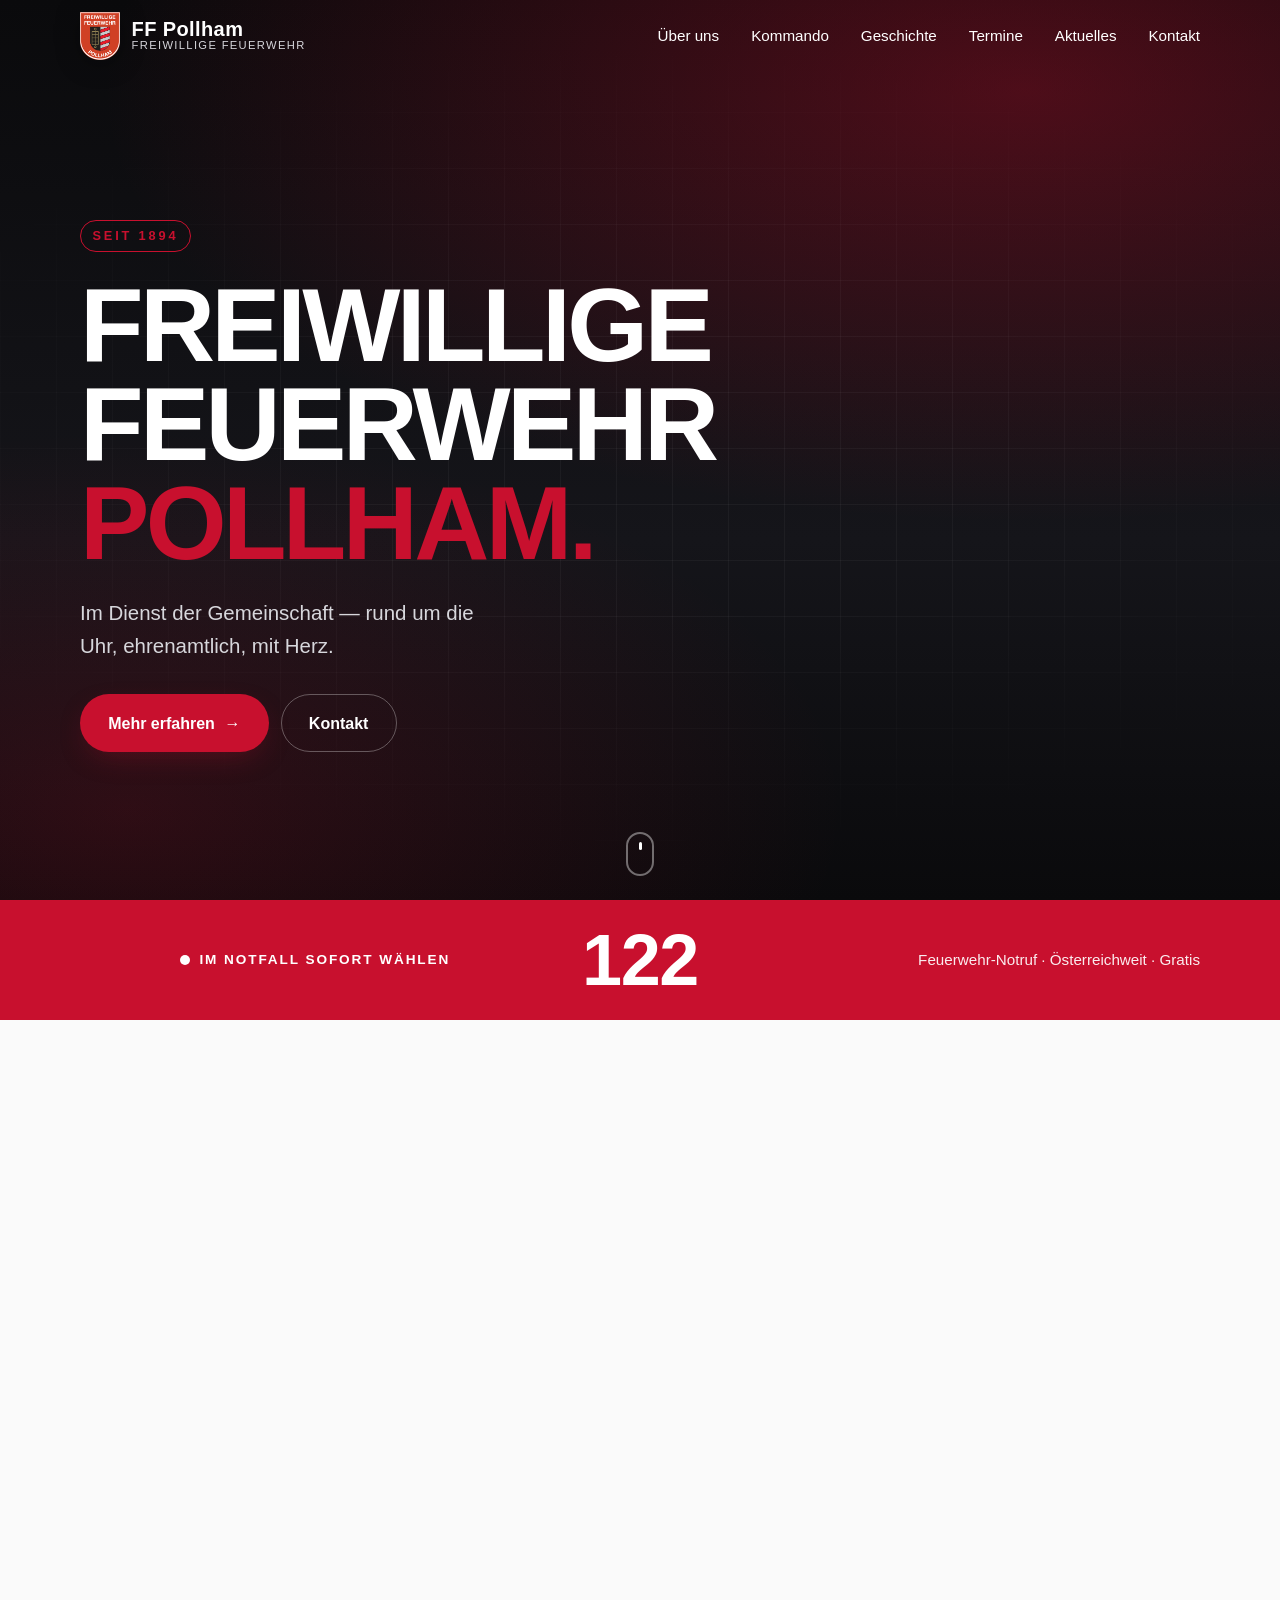
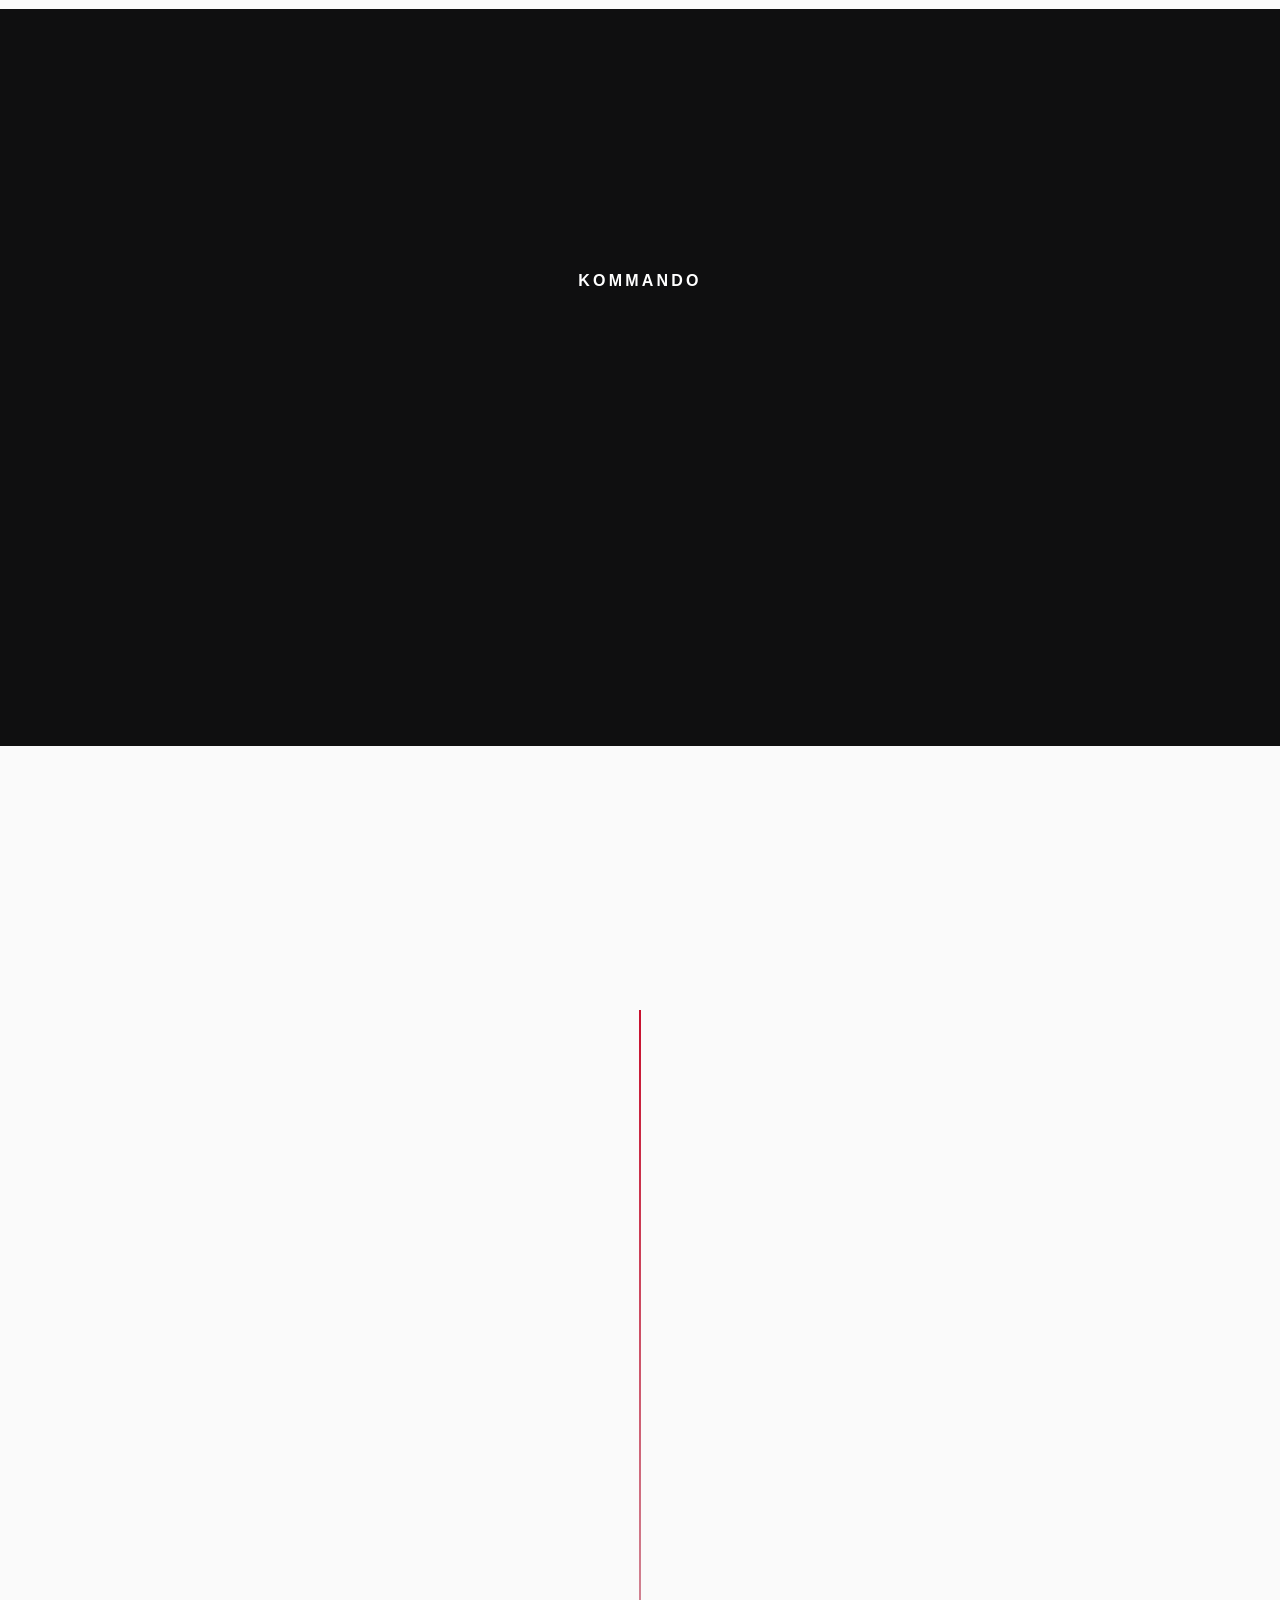
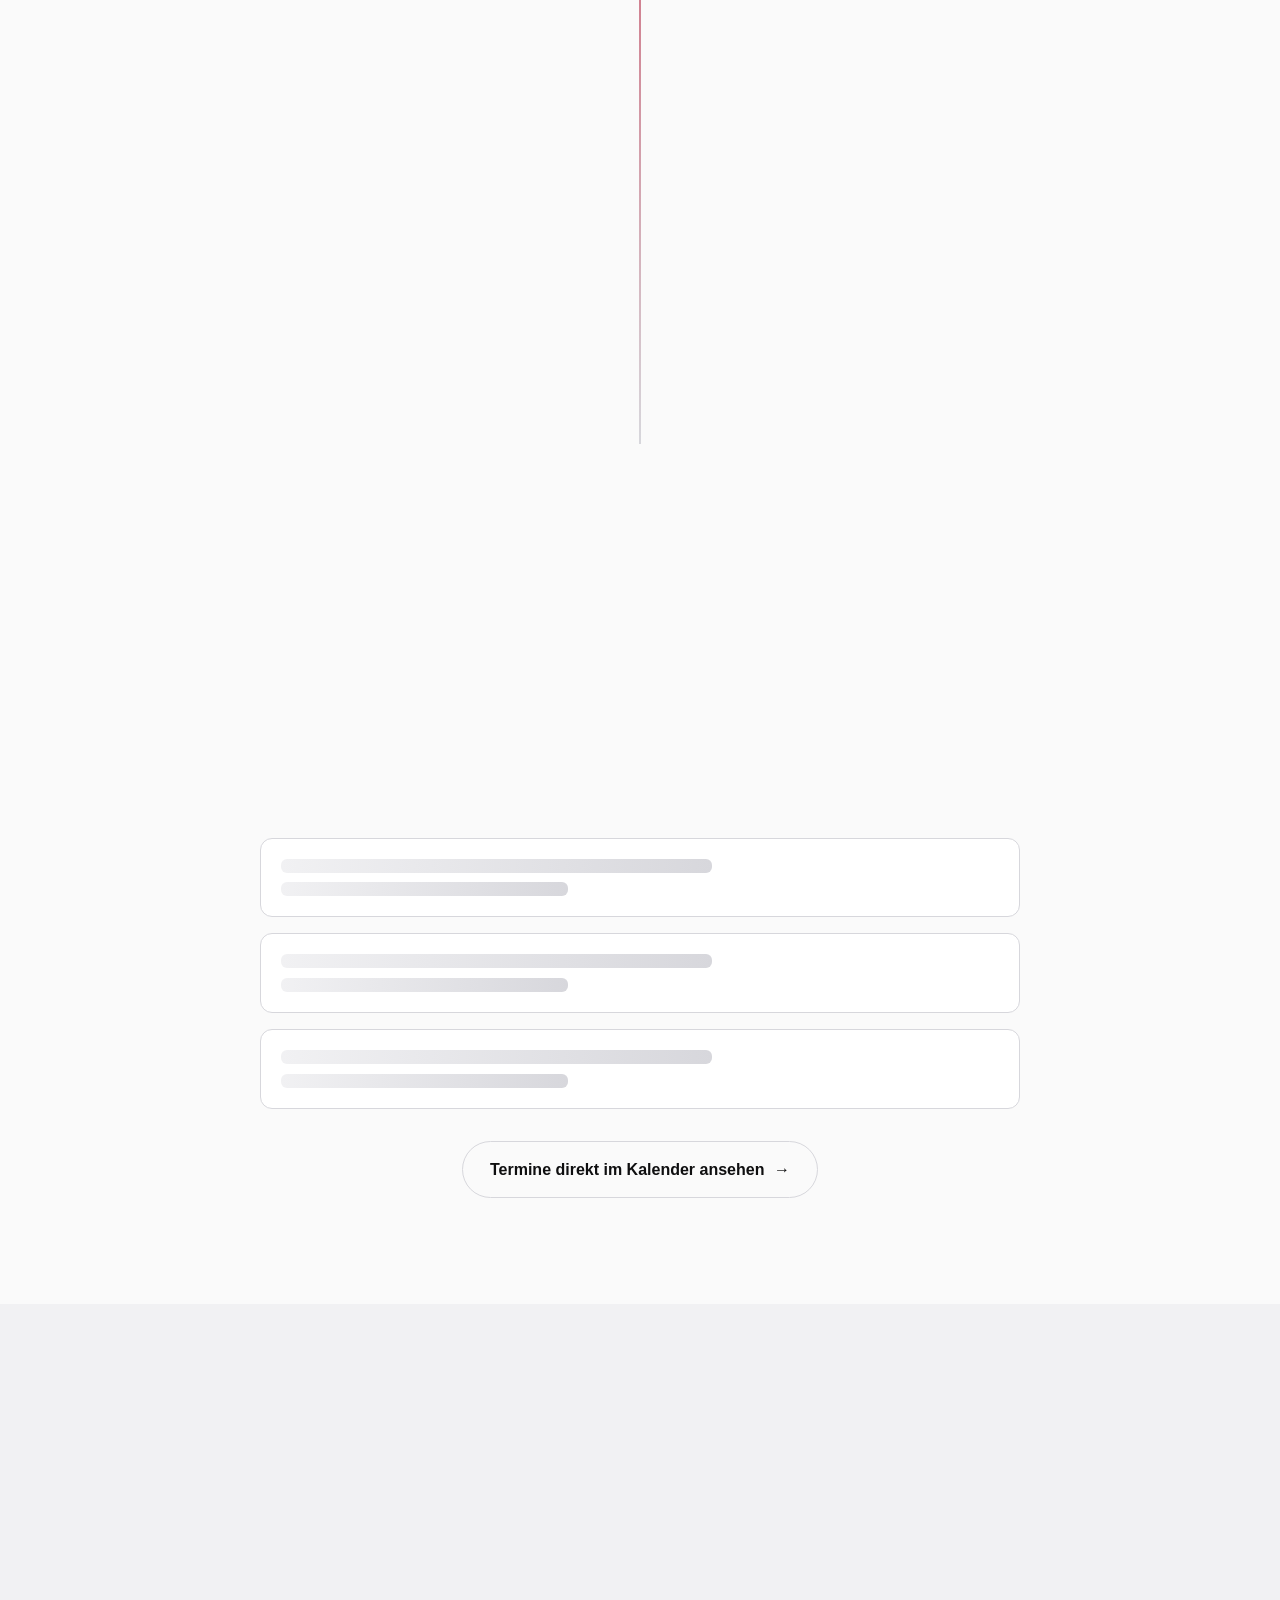
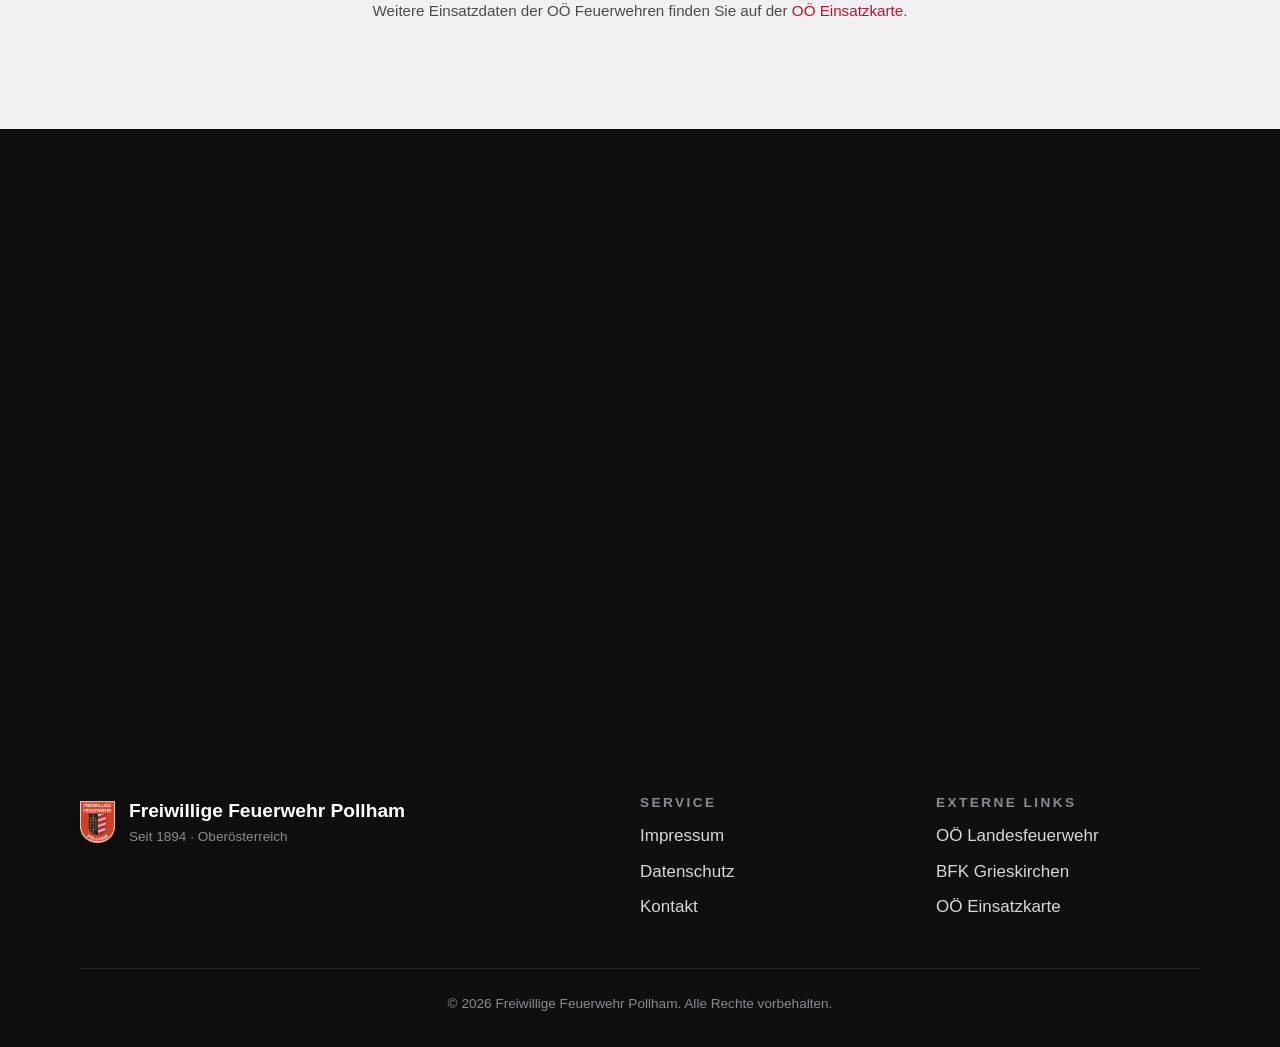
<file: index.html>
<!DOCTYPE html>
<html lang="de">
<head>
  <meta charset="UTF-8" />
  <meta name="viewport" content="width=device-width, initial-scale=1.0" />
  <meta http-equiv="Content-Security-Policy" content="default-src 'none'; script-src 'self'; style-src 'self'; img-src 'self'; connect-src 'self'; base-uri 'self'; form-action 'self'; object-src 'none'; upgrade-insecure-requests" />
  <meta name="referrer" content="strict-origin-when-cross-origin" />
  <meta name="description" content="Freiwillige Feuerwehr Pollham — seit 1894 im Einsatz für unsere Gemeinde. Kommando, Geschichte, Aktuelles und Kontakt." />
  <meta name="theme-color" content="#c8102e" />
  <meta property="og:title" content="Freiwillige Feuerwehr Pollham" />
  <meta property="og:description" content="Seit 1894 im Einsatz für unsere Gemeinde." />
  <meta property="og:type" content="website" />
  <title>Freiwillige Feuerwehr Pollham — Seit 1894 im Einsatz</title>
  <link rel="icon" type="image/png" sizes="96x96" href="assets/favicon-96x96.png" />
  <link rel="shortcut icon" href="assets/favicon.ico" />
  <link rel="apple-touch-icon" sizes="180x180" href="assets/apple-touch-icon.png" />
  <meta name="apple-mobile-web-app-title" content="FF Pollham" />
  <link rel="stylesheet" href="css/style.css" />
</head>
<body>
  <a class="skip-link" href="#main">Zum Inhalt springen</a>

  <header class="site-header" id="siteHeader">
    <div class="container header-inner">
      <a class="brand" href="#top" aria-label="Startseite — FF Pollham">
        <span class="brand-mark" aria-hidden="true">
          <img src="assets/logo.png" alt="" width="40" height="48" />
        </span>
        <span class="brand-text">
          <span class="brand-line-1">FF Pollham</span>
          <span class="brand-line-2">Freiwillige Feuerwehr</span>
        </span>
      </a>

      <button class="nav-toggle" aria-expanded="false" aria-controls="primary-nav" aria-label="Menü öffnen">
        <span class="nav-toggle-bar"></span>
        <span class="nav-toggle-bar"></span>
        <span class="nav-toggle-bar"></span>
      </button>

      <nav id="primary-nav" class="primary-nav" aria-label="Hauptnavigation">
        <ul>
          <li><a href="#ueber-uns">Über uns</a></li>
          <li><a href="#kommando">Kommando</a></li>
          <li><a href="#geschichte">Geschichte</a></li>
          <li><a href="#termine">Termine</a></li>
          <li><a href="#aktuelles">Aktuelles</a></li>
          <li><a href="#kontakt">Kontakt</a></li>
        </ul>
      </nav>
    </div>
  </header>

  <main id="main">
    <section class="hero" id="top">
      <div class="hero-bg" aria-hidden="true"></div>
      <div class="container hero-content">
        <p class="eyebrow">Seit 1894</p>
        <h1 class="hero-title">
          Freiwillige<br />
          Feuerwehr<br />
          <span class="hero-title-accent">Pollham.</span>
        </h1>
        <p class="hero-sub">
          Im Dienst der Gemeinschaft — rund um die Uhr, ehrenamtlich, mit Herz.
        </p>
        <div class="hero-actions">
          <a class="btn btn-primary" href="#ueber-uns">Mehr erfahren <span aria-hidden="true">→</span></a>
          <a class="btn btn-ghost" href="#kontakt">Kontakt</a>
        </div>
      </div>
      <a class="hero-scroll" href="#notruf" aria-label="Weiter scrollen">
        <span></span>
      </a>
    </section>

    <section class="notruf" id="notruf" aria-label="Notruf">
      <div class="container notruf-inner">
        <div class="notruf-label">
          <span class="notruf-pulse" aria-hidden="true"></span>
          Im Notfall sofort wählen
        </div>
        <a class="notruf-number" href="tel:122" aria-label="Notruf 122 wählen">122</a>
        <div class="notruf-meta">Feuerwehr-Notruf · Österreichweit · Gratis</div>
      </div>
    </section>

    <section class="section" id="ueber-uns">
      <div class="container">
        <div class="section-head">
          <p class="section-num">01</p>
          <h2 class="section-title">Wer wir sind</h2>
        </div>
        <div class="about-grid">
          <div class="about-text">
            <p class="lead">
              Die Freiwillige Feuerwehr Pollham ist seit über 130 Jahren fester Bestandteil unserer Gemeinde.
              Wir helfen, wenn jeder Moment zählt — bei Bränden, technischen Einsätzen und Katastrophen.
            </p>
            <p>
              Unsere Mitglieder sind ehrenamtlich im Dienst und investieren ihre Freizeit in Ausbildung,
              Übungen und Einsätze. Wir stehen für Verlässlichkeit, Kameradschaft und gelebte Tradition.
            </p>
          </div>
          <ul class="stat-grid" aria-label="Zahlen, Daten, Fakten">
            <li class="stat">
              <span class="stat-value" data-count-to="1894">1894</span>
              <span class="stat-label">Gegründet</span>
            </li>
            <li class="stat">
              <span class="stat-value" data-count-to="130">130<span class="stat-plus">+</span></span>
              <span class="stat-label">Jahre im Einsatz</span>
            </li>
            <li class="stat">
              <span class="stat-value" data-count-to="24">24/7</span>
              <span class="stat-label">Einsatzbereit</span>
            </li>
            <li class="stat">
              <span class="stat-value">100%</span>
              <span class="stat-label">Ehrenamtlich</span>
            </li>
          </ul>
        </div>
      </div>
    </section>

    <section class="section section-dark" id="kommando">
      <div class="container">
        <div class="section-head">
          <p class="section-num">02</p>
          <h2 class="section-title">Unser Kommando</h2>
          <p class="section-sub">Die Verantwortlichen der FF Pollham.</p>
        </div>

        <h3 class="group-title">Kommando</h3>
        <ul class="team-grid">
          <li class="team-card">
            <div class="avatar" data-initials="MH" aria-hidden="true">MH</div>
            <p class="team-rank">HBI</p>
            <p class="team-name">Martin Hofinger</p>
            <p class="team-role">Feuerwehrkommandant</p>
          </li>
          <li class="team-card">
            <div class="avatar" data-initials="PS" aria-hidden="true">PS</div>
            <p class="team-rank">OBI</p>
            <p class="team-name">Patrick Sulzer</p>
            <p class="team-role">Stv. des Feuerwehrkommandanten</p>
          </li>
          <li class="team-card">
            <div class="avatar" data-initials="RK" aria-hidden="true">RK</div>
            <p class="team-rank">BI d.F.</p>
            <p class="team-name">Ralph Kapsammer</p>
            <p class="team-role">Schriftführer</p>
          </li>
          <li class="team-card">
            <div class="avatar" data-initials="SM" aria-hidden="true">SM</div>
            <p class="team-rank">BI d.F.</p>
            <p class="team-name">Siegfried Mörtenhuber</p>
            <p class="team-role">Kassenführer</p>
          </li>
          <li class="team-card">
            <div class="avatar" data-initials="TS" aria-hidden="true">TS</div>
            <p class="team-rank">BI d.F.</p>
            <p class="team-name">Thomas Spicker</p>
            <p class="team-role">Gerätewart</p>
          </li>
        </ul>

        <details class="ext-command">
          <summary>Erweitertes Kommando anzeigen</summary>
          <ul class="team-grid team-grid-dense">
            <li class="team-card team-card-sm">
              <p class="team-rank">BI</p>
              <p class="team-name">Franz Dopler</p>
              <p class="team-role">Zugskommandant</p>
            </li>
            <li class="team-card team-card-sm">
              <p class="team-rank">HBM d.F.</p>
              <p class="team-name">Rupert Dopler jun.</p>
              <p class="team-role">Lotsenkommandant Gruppe</p>
            </li>
            <li class="team-card team-card-sm">
              <p class="team-rank">HBM</p>
              <p class="team-name">Markus Hager</p>
              <p class="team-role">Gruppenkommandant / Fachbeauftragter-Stv. Funk und LuN-Dienst</p>
            </li>
            <li class="team-card team-card-sm">
              <p class="team-rank">HBM</p>
              <p class="team-name">Thomas Zauner</p>
              <p class="team-role">Gruppenkommandant</p>
            </li>
            <li class="team-card team-card-sm">
              <p class="team-rank">HBM d.F.</p>
              <p class="team-name">Paul Kapsammer</p>
              <p class="team-role">Fachbeauftragter Atemschutz</p>
            </li>
            <li class="team-card team-card-sm">
              <p class="team-rank">HBM d.F.</p>
              <p class="team-name">Jasmin Ortner</p>
              <p class="team-role">Fachbeauftragte Schriftverkehr-Organisation</p>
            </li>
            <li class="team-card team-card-sm">
              <p class="team-rank">HBM d.F.</p>
              <p class="team-name">Markus Köllerer</p>
              <p class="team-role">Fachbeauftragter Geräte und Wartung</p>
            </li>
            <li class="team-card team-card-sm">
              <p class="team-rank">HBM d.F.</p>
              <p class="team-name">Georg Zauner</p>
              <p class="team-role">Fachbeauftragter Feuerwehrjugend</p>
            </li>
            <li class="team-card team-card-sm">
              <p class="team-rank">E-AW</p>
              <p class="team-name">Gerhard Obermayr-Lehner</p>
              <p class="team-role">Fachbeauftragter-Stv. Schriftverkehr-Organisation / Fachspezialist Historik und Dokumentation</p>
            </li>
            <li class="team-card team-card-sm">
              <p class="team-rank">OBM d.F.</p>
              <p class="team-name">Mario Em</p>
              <p class="team-role">Jugendhelfer</p>
            </li>
            <li class="team-card team-card-sm">
              <p class="team-rank">OBM d.F.</p>
              <p class="team-name">Andreas Holzinger</p>
              <p class="team-role">Jugendhelfer</p>
            </li>
            <li class="team-card team-card-sm">
              <p class="team-rank">HFM</p>
              <p class="team-name">David Hofinger</p>
              <p class="team-role">Jugendhelfer / Fachbeauftragter Leistungsbewerbe</p>
            </li>
          </ul>
        </details>
      </div>
    </section>

    <section class="section" id="geschichte">
      <div class="container">
        <div class="section-head">
          <p class="section-num">03</p>
          <h2 class="section-title">Unsere Geschichte</h2>
          <p class="section-sub">Über 130 Jahre Verantwortung für Pollham.</p>
        </div>

        <ol class="timeline">
          <li class="tl-item">
            <div class="tl-year">1881</div>
            <div class="tl-body">
              <h3>Erste Feuerspritze</h3>
              <p>
                Lange vor der offiziellen Gründung beschafft Pollham aus einer Wiener Fabrik
                seine erste Feuerspritze — für 613 Gulden und 36 Kreuzer. Sie wird in den
                Folgejahren bei mehreren Bränden in den Nachbarorten eingesetzt.
              </p>
            </div>
          </li>
          <li class="tl-item">
            <div class="tl-year">1894</div>
            <div class="tl-body">
              <h3>Offizielle Gründung</h3>
              <p>
                Am 30. November 1894 wird die Freiwillige Feuerwehr Pollham offiziell
                gegründet. Erster Obmann: Alois Aichelseder. Die Gründungsmannschaft zählt
                23 Mitglieder aus Pollham, Egg, Aigen, Hainbuch, Forsthof, Schmiedgraben
                und Edt.
              </p>
            </div>
          </li>
          <li class="tl-item">
            <div class="tl-year">1900+</div>
            <div class="tl-body">
              <h3>Wachstum &amp; Modernisierung</h3>
              <p>
                In den folgenden Jahrzehnten wächst die Wehr stetig, modernisiert ihre
                Ausrüstung und erweitert ihr Einsatzspektrum von der reinen Brand­bekämpfung
                zur technischen Hilfeleistung.
              </p>
            </div>
          </li>
          <li class="tl-item">
            <div class="tl-year">Heute</div>
            <div class="tl-body">
              <h3>Im Dienst der Gemeinschaft</h3>
              <p>
                Die FF Pollham ist heute eine moderne, gut ausgebildete Einsatzorganisation.
                Sie betreut neben dem klassischen Einsatzdienst auch eine aktive Jugendgruppe
                und ist tief im Gemeinde­leben verankert.
              </p>
            </div>
          </li>
        </ol>
      </div>
    </section>

    <section class="section" id="termine">
      <div class="container">
        <div class="section-head">
          <p class="section-num">04</p>
          <h2 class="section-title">Termine</h2>
          <p class="section-sub">Übungen, Veranstaltungen und Versammlungen.</p>
        </div>

        <div class="events-wrap"
             data-events
             data-endpoint="data/events.json"
             data-fallback-url="https://calendar.google.com/calendar/embed?src=kio3k9eqnbkh15f3gh1laf804e4qug0b%40import.calendar.google.com&ctz=Europe%2FVienna">
          <ul class="events-list" id="events-list" aria-live="polite" aria-busy="true">
            <li class="event-skeleton" aria-hidden="true"><span></span><span></span></li>
            <li class="event-skeleton" aria-hidden="true"><span></span><span></span></li>
            <li class="event-skeleton" aria-hidden="true"><span></span><span></span></li>
          </ul>
        </div>

        <p class="muted-note muted-note-center">
          <a class="btn btn-ghost btn-dark" href="https://calendar.google.com/calendar/embed?src=kio3k9eqnbkh15f3gh1laf804e4qug0b%40import.calendar.google.com&ctz=Europe%2FVienna" target="_blank" rel="noopener">
            Termine direkt im Kalender ansehen <span aria-hidden="true">→</span>
          </a>
        </p>
      </div>
    </section>

    <section class="section section-muted" id="aktuelles">
      <div class="container">
        <div class="section-head">
          <p class="section-num">05</p>
          <h2 class="section-title">Aktuelles</h2>
          <p class="section-sub">Einsätze, Veranstaltungen und Berichte.</p>
        </div>

        <!-- News items are maintained in data/news.json -->
        <ul class="news-grid" id="news-list" data-news data-endpoint="data/news.json" aria-live="polite"></ul>

        <p class="muted-note">
          Weitere Einsatzdaten der OÖ Feuerwehren finden Sie auf der
          <a href="https://einsaetze.ooelfv.at/" target="_blank" rel="noopener">OÖ Einsatzkarte</a>.
        </p>
      </div>
    </section>

    <section class="section section-dark" id="kontakt">
      <div class="container">
        <div class="section-head">
          <p class="section-num">06</p>
          <h2 class="section-title">Kontakt</h2>
          <p class="section-sub">So erreichen Sie uns.</p>
        </div>

        <div class="contact-grid">
          <div class="contact-card">
            <h3>Adresse</h3>
            <address>
              Freiwillige Feuerwehr Pollham<br />
              Pollham 9<br />
              4710 Pollham<br />
              Österreich
            </address>
            <p><a class="link-arrow" href="https://www.openstreetmap.org/search?query=Pollham%209%2C%204710%20Pollham" target="_blank" rel="noopener">In Karte öffnen →</a></p>
          </div>

          <div class="contact-card">
            <h3>Kommando</h3>
            <p>
              HBI Martin Hofinger<br />
              <em>Kommandant</em>
            </p>
            <p>
              <a href="mailto:ff-pollham@gr.ooelfv.at">ff-pollham@gr.ooelfv.at</a>
            </p>
          </div>

          <div class="contact-card contact-card-emergency">
            <h3>Notruf</h3>
            <p class="contact-emerg-number"><a href="tel:122">122</a></p>
            <p>Im Notfall direkt die Notrufnummer der Feuerwehr wählen.</p>
          </div>
        </div>
      </div>
    </section>
  </main>

  <footer class="site-footer">
    <div class="container footer-inner">
      <div class="footer-brand">
        <span class="brand-mark"><img src="assets/logo.png" alt="" width="35" height="42" /></span>
        <div>
          <p class="footer-name">Freiwillige Feuerwehr Pollham</p>
          <p class="footer-meta">Seit 1894 · Oberösterreich</p>
        </div>
      </div>

      <nav class="footer-nav" aria-label="Fuß-Navigation">
        <h2>Service</h2>
        <ul>
          <li><a href="impressum.html">Impressum</a></li>
          <li><a href="datenschutz.html">Datenschutz</a></li>
          <li><a href="#kontakt">Kontakt</a></li>
        </ul>
      </nav>

      <nav class="footer-nav" aria-label="Externe Links">
        <h2>Externe Links</h2>
        <ul>
          <li><a href="https://www.ooelfv.at" target="_blank" rel="noopener">OÖ Landesfeuerwehr</a></li>
          <li><a href="https://gr.ooelfv.at/" target="_blank" rel="noopener">BFK Grieskirchen</a></li>
          <li><a href="https://einsaetze.ooelfv.at/" target="_blank" rel="noopener">OÖ Einsatzkarte</a></li>
        </ul>
      </nav>

      <p class="footer-copy">© <span id="year">2026</span> Freiwillige Feuerwehr Pollham. Alle Rechte vorbehalten.</p>
    </div>
  </footer>

  <script src="js/main.js" defer></script>
</body>
</html>
</file>
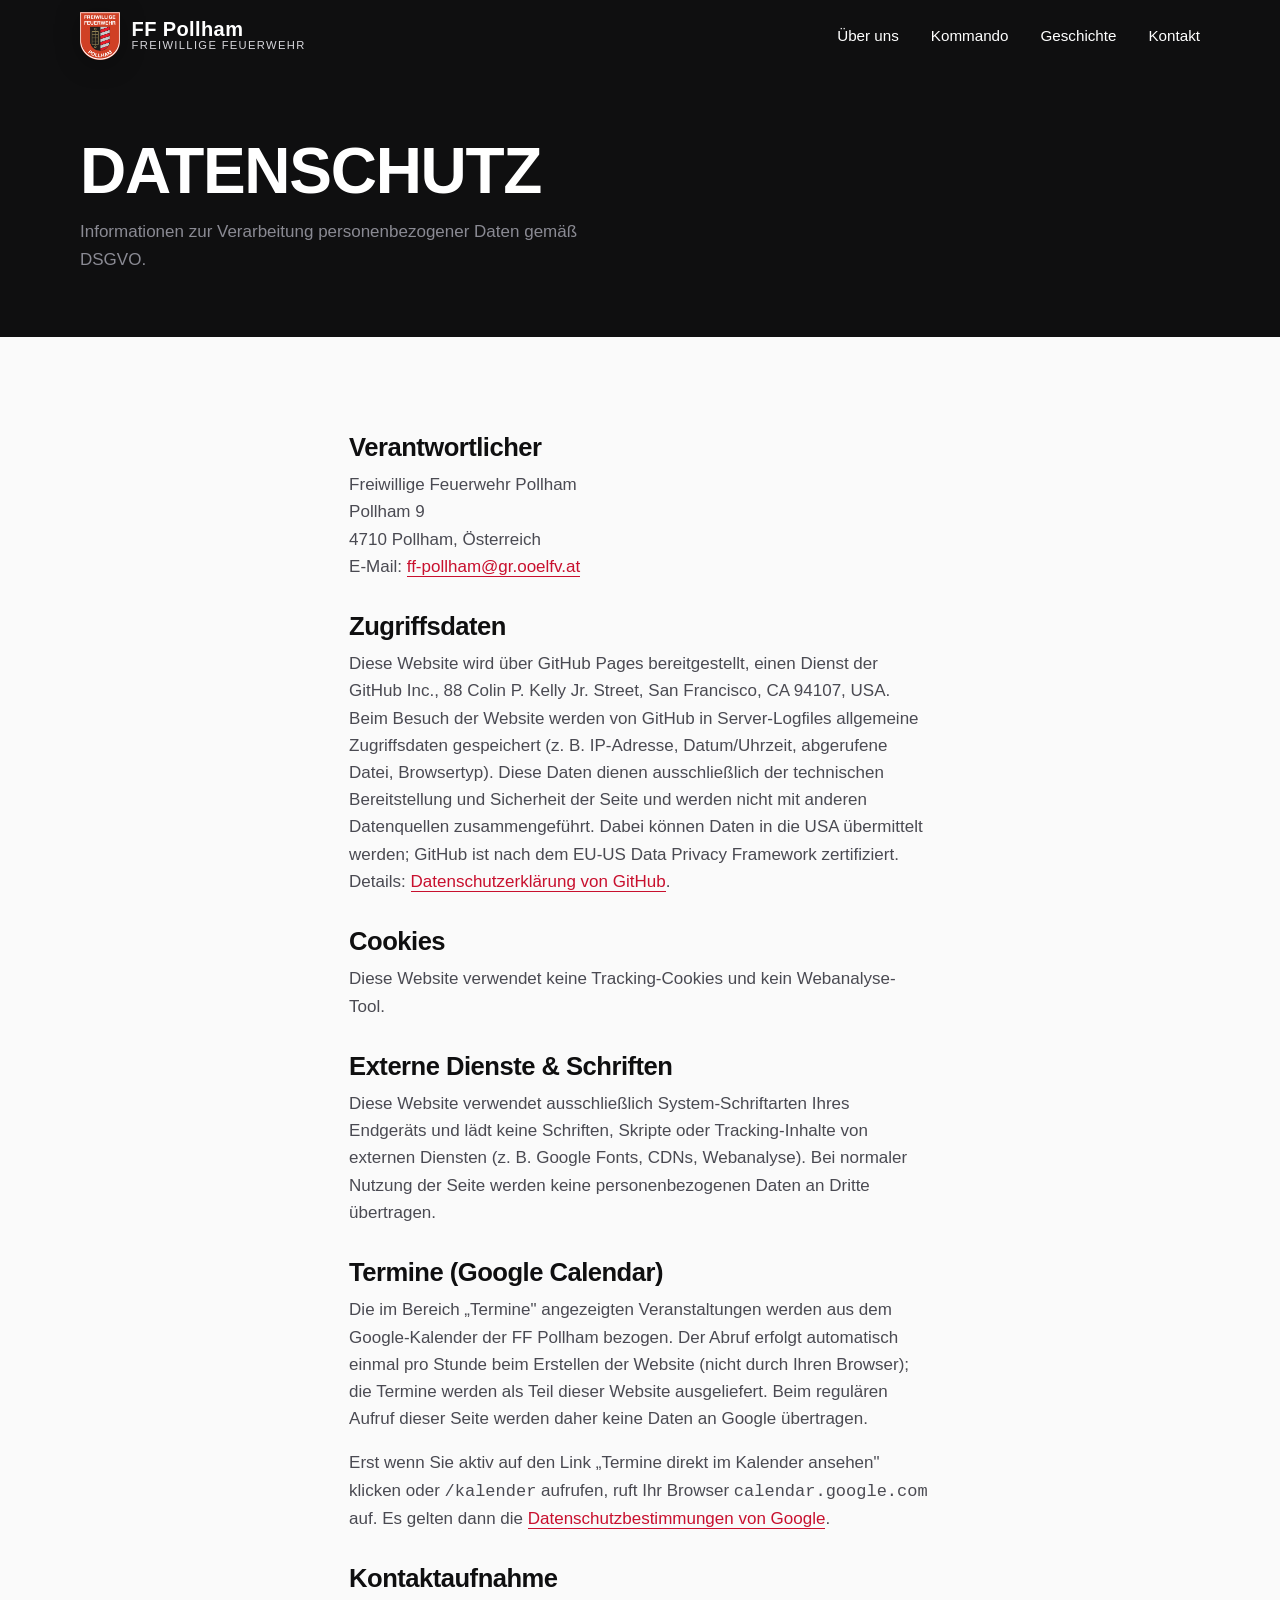
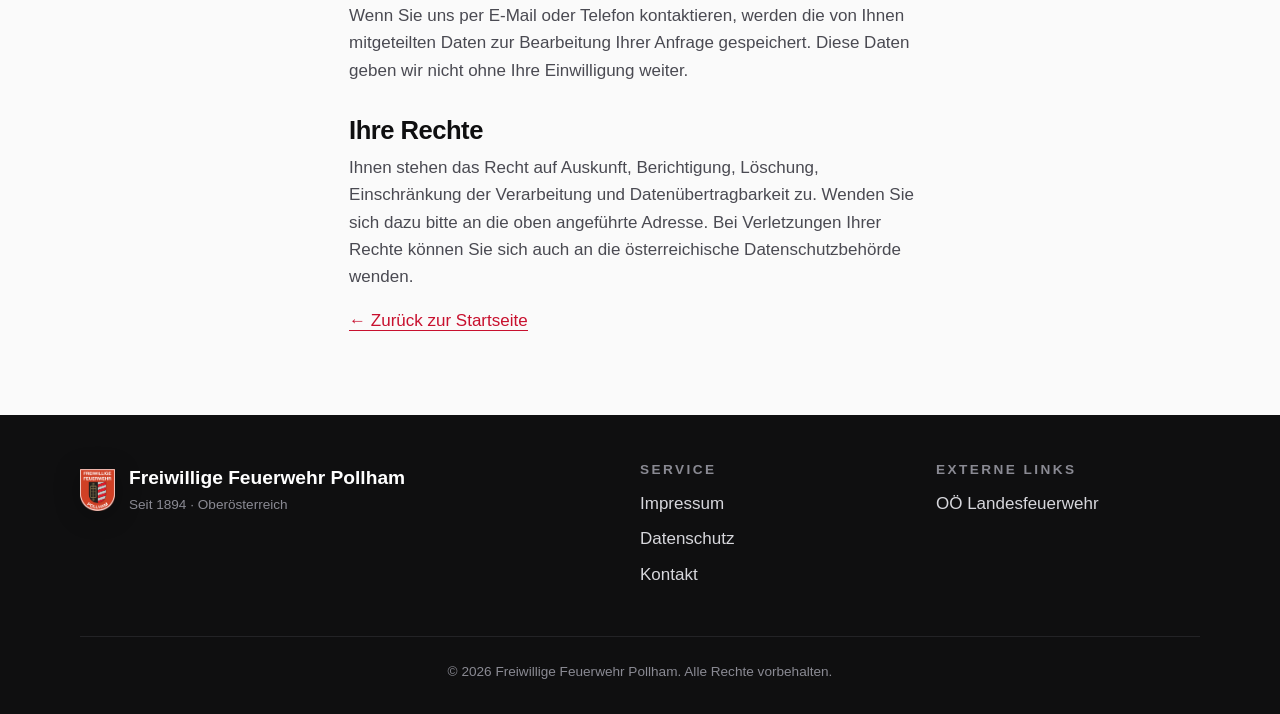
<file: datenschutz.html>
<!DOCTYPE html>
<html lang="de">
<head>
  <meta charset="UTF-8" />
  <meta name="viewport" content="width=device-width, initial-scale=1.0" />
  <meta http-equiv="Content-Security-Policy" content="default-src 'none'; script-src 'self'; style-src 'self'; img-src 'self'; connect-src 'self'; base-uri 'self'; form-action 'self'; object-src 'none'; upgrade-insecure-requests" />
  <meta name="referrer" content="strict-origin-when-cross-origin" />
  <title>Datenschutz — Freiwillige Feuerwehr Pollham</title>
  <meta name="description" content="Datenschutzerklärung der Freiwilligen Feuerwehr Pollham gemäß DSGVO." />
  <link rel="icon" type="image/png" sizes="96x96" href="assets/favicon-96x96.png" />
  <link rel="shortcut icon" href="assets/favicon.ico" />
  <link rel="apple-touch-icon" sizes="180x180" href="assets/apple-touch-icon.png" />
  <meta name="apple-mobile-web-app-title" content="FF Pollham" />
  <link rel="stylesheet" href="css/style.css" />
</head>
<body>
  <a class="skip-link" href="#main">Zum Inhalt springen</a>

  <header class="site-header is-solid" id="siteHeader">
    <div class="container header-inner">
      <a class="brand" href="index.html" aria-label="Startseite — FF Pollham">
        <span class="brand-mark"><img src="assets/logo.png" alt="" width="40" height="48" /></span>
        <span class="brand-text">
          <span class="brand-line-1">FF Pollham</span>
          <span class="brand-line-2">Freiwillige Feuerwehr</span>
        </span>
      </a>
      <nav class="primary-nav" aria-label="Hauptnavigation">
        <ul>
          <li><a href="index.html#ueber-uns">Über uns</a></li>
          <li><a href="index.html#kommando">Kommando</a></li>
          <li><a href="index.html#geschichte">Geschichte</a></li>
          <li><a href="index.html#kontakt">Kontakt</a></li>
        </ul>
      </nav>
    </div>
  </header>

  <main id="main">
    <section class="page-hero">
      <div class="container">
        <h1>Datenschutz</h1>
        <p>Informationen zur Verarbeitung personenbezogener Daten gemäß DSGVO.</p>
      </div>
    </section>

    <article class="prose container">
      <h2>Verantwortlicher</h2>
      <p>
        Freiwillige Feuerwehr Pollham<br />
        Pollham 9<br />
        4710 Pollham, Österreich<br />
        E-Mail: <a href="mailto:ff-pollham@gr.ooelfv.at">ff-pollham@gr.ooelfv.at</a>
      </p>

      <h2>Zugriffsdaten</h2>
      <p>
        Diese Website wird über GitHub Pages bereitgestellt, einen Dienst der GitHub Inc.,
        88 Colin P. Kelly Jr. Street, San Francisco, CA 94107, USA. Beim Besuch der Website werden
        von GitHub in Server-Logfiles allgemeine Zugriffsdaten gespeichert (z. B. IP-Adresse,
        Datum/Uhrzeit, abgerufene Datei, Browsertyp). Diese Daten dienen ausschließlich der
        technischen Bereitstellung und Sicherheit der Seite und werden nicht mit anderen
        Datenquellen zusammengeführt. Dabei können Daten in die USA übermittelt werden; GitHub ist
        nach dem EU-US Data Privacy Framework zertifiziert. Details:
        <a href="https://docs.github.com/de/site-policy/privacy-policies/github-general-privacy-statement" target="_blank" rel="noopener">Datenschutzerklärung von GitHub</a>.
      </p>

      <h2>Cookies</h2>
      <p>
        Diese Website verwendet keine Tracking-Cookies und kein Webanalyse-Tool.
      </p>

      <h2>Externe Dienste &amp; Schriften</h2>
      <p>
        Diese Website verwendet ausschließlich System-Schriftarten Ihres Endgeräts und lädt keine
        Schriften, Skripte oder Tracking-Inhalte von externen Diensten (z. B. Google Fonts, CDNs,
        Webanalyse). Bei normaler Nutzung der Seite werden keine personenbezogenen Daten an Dritte
        übertragen.
      </p>

      <h2>Termine (Google Calendar)</h2>
      <p>
        Die im Bereich „Termine" angezeigten Veranstaltungen werden aus dem
        Google-Kalender der FF Pollham bezogen. Der Abruf erfolgt automatisch einmal pro Stunde
        beim Erstellen der Website (nicht durch Ihren Browser); die Termine werden als Teil dieser
        Website ausgeliefert. Beim regulären Aufruf dieser Seite werden daher keine Daten an
        Google übertragen.
      </p>
      <p>
        Erst wenn Sie aktiv auf den Link „Termine direkt im Kalender ansehen" klicken oder
        <code>/kalender</code> aufrufen, ruft Ihr Browser <code>calendar.google.com</code> auf. Es
        gelten dann die
        <a href="https://policies.google.com/privacy" target="_blank" rel="noopener">Datenschutzbestimmungen
        von Google</a>.
      </p>

      <h2>Kontaktaufnahme</h2>
      <p>
        Wenn Sie uns per E-Mail oder Telefon kontaktieren, werden die von Ihnen mitgeteilten Daten
        zur Bearbeitung Ihrer Anfrage gespeichert. Diese Daten geben wir nicht ohne Ihre Einwilligung
        weiter.
      </p>

      <h2>Ihre Rechte</h2>
      <p>
        Ihnen stehen das Recht auf Auskunft, Berichtigung, Löschung, Einschränkung der Verarbeitung
        und Datenübertragbarkeit zu. Wenden Sie sich dazu bitte an die oben angeführte Adresse.
        Bei Verletzungen Ihrer Rechte können Sie sich auch an die österreichische Datenschutzbehörde
        wenden.
      </p>

      <p><a href="index.html">← Zurück zur Startseite</a></p>
    </article>
  </main>

  <footer class="site-footer">
    <div class="container footer-inner">
      <div class="footer-brand">
        <span class="brand-mark"><img src="assets/logo.png" alt="" width="35" height="42" /></span>
        <div>
          <p class="footer-name">Freiwillige Feuerwehr Pollham</p>
          <p class="footer-meta">Seit 1894 · Oberösterreich</p>
        </div>
      </div>
      <nav class="footer-nav" aria-label="Fuß-Navigation">
        <h2>Service</h2>
        <ul>
          <li><a href="impressum.html">Impressum</a></li>
          <li><a href="datenschutz.html">Datenschutz</a></li>
          <li><a href="index.html#kontakt">Kontakt</a></li>
        </ul>
      </nav>
      <nav class="footer-nav" aria-label="Externe Links">
        <h2>Externe Links</h2>
        <ul>
          <li><a href="https://www.ooelfv.at" target="_blank" rel="noopener">OÖ Landesfeuerwehr</a></li>
        </ul>
      </nav>
      <p class="footer-copy">© <span id="year">2026</span> Freiwillige Feuerwehr Pollham. Alle Rechte vorbehalten.</p>
    </div>
  </footer>

  <script src="js/main.js" defer></script>
</body>
</html>
</file>
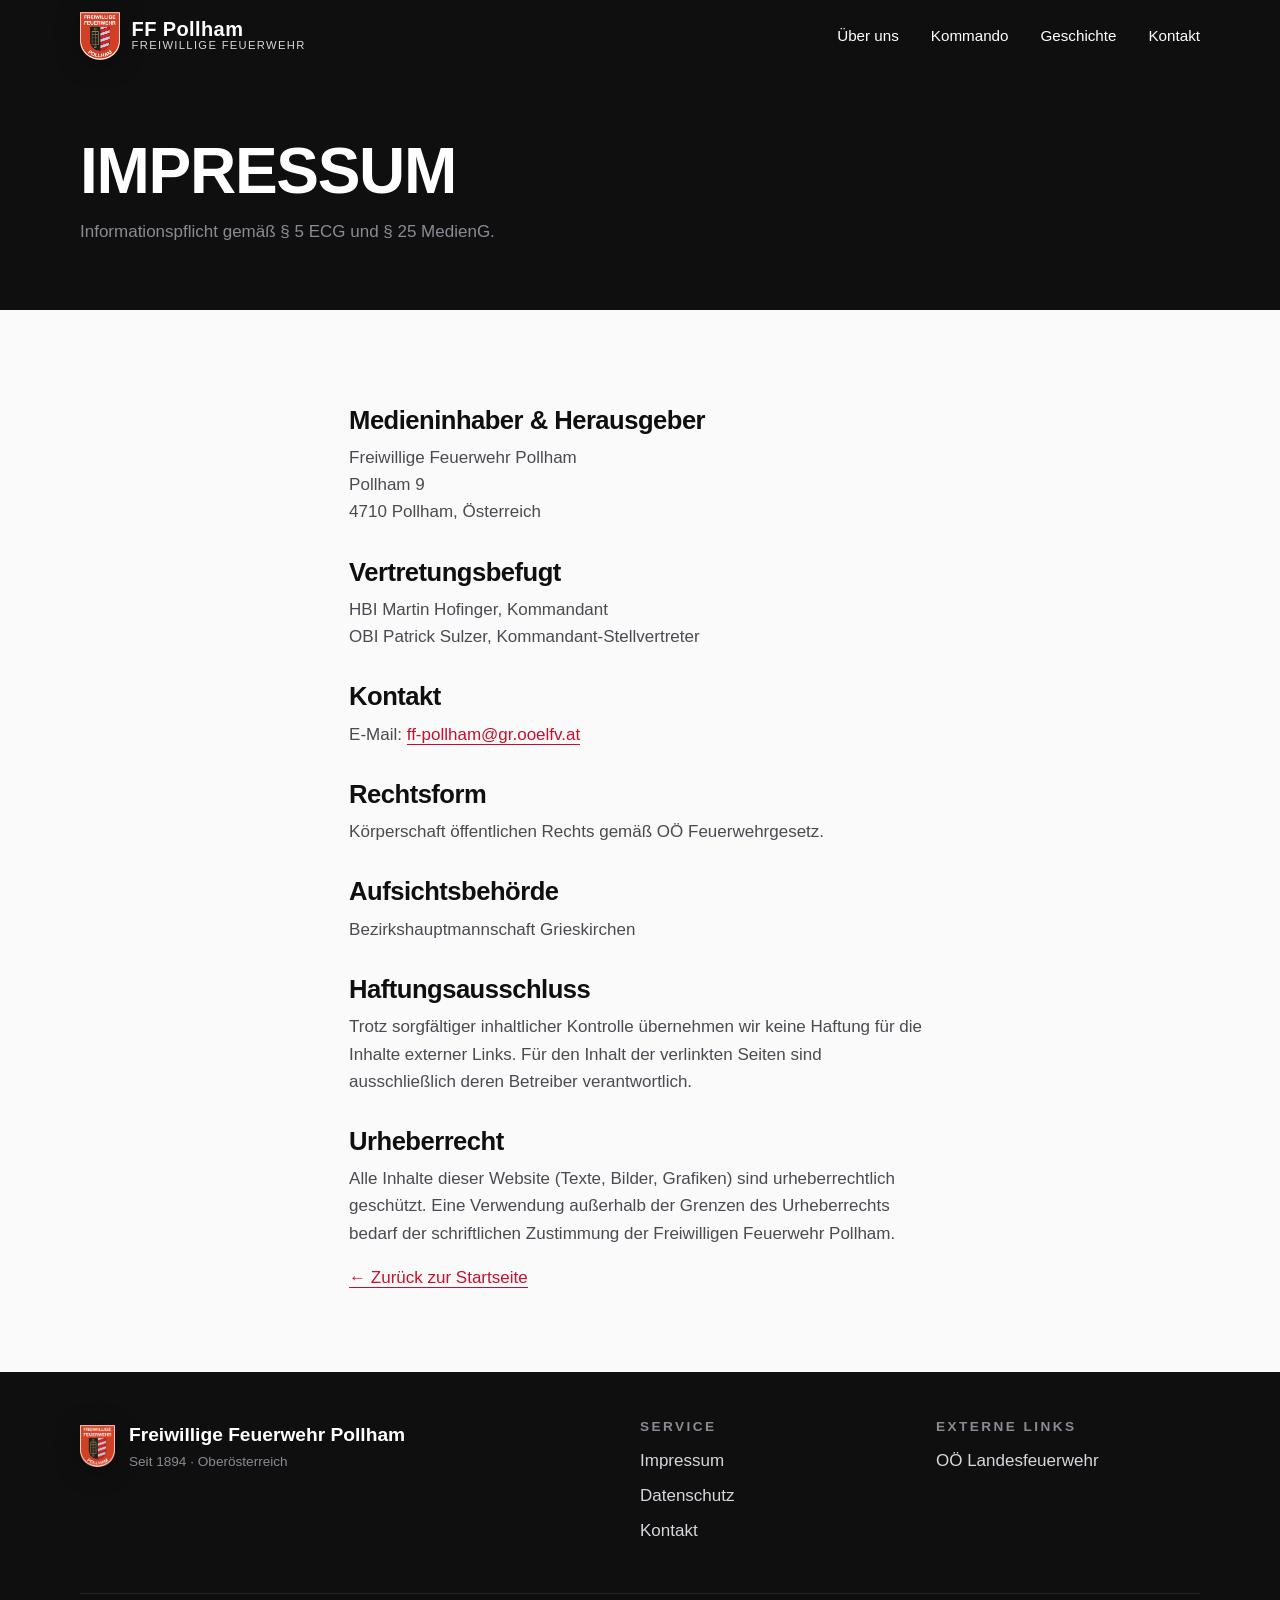
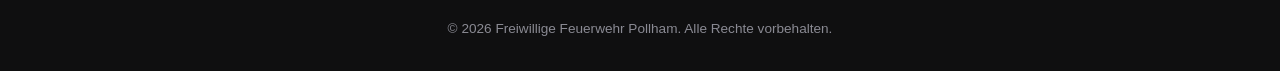
<file: impressum.html>
<!DOCTYPE html>
<html lang="de">
<head>
  <meta charset="UTF-8" />
  <meta name="viewport" content="width=device-width, initial-scale=1.0" />
  <meta http-equiv="Content-Security-Policy" content="default-src 'none'; script-src 'self'; style-src 'self'; img-src 'self'; connect-src 'self'; base-uri 'self'; form-action 'self'; object-src 'none'; upgrade-insecure-requests" />
  <meta name="referrer" content="strict-origin-when-cross-origin" />
  <title>Impressum — Freiwillige Feuerwehr Pollham</title>
  <meta name="description" content="Impressum gemäß § 5 ECG und § 25 MedienG der Freiwilligen Feuerwehr Pollham." />
  <link rel="icon" type="image/png" sizes="96x96" href="assets/favicon-96x96.png" />
  <link rel="shortcut icon" href="assets/favicon.ico" />
  <link rel="apple-touch-icon" sizes="180x180" href="assets/apple-touch-icon.png" />
  <meta name="apple-mobile-web-app-title" content="FF Pollham" />
  <link rel="stylesheet" href="css/style.css" />
</head>
<body>
  <a class="skip-link" href="#main">Zum Inhalt springen</a>

  <header class="site-header is-solid" id="siteHeader">
    <div class="container header-inner">
      <a class="brand" href="index.html" aria-label="Startseite — FF Pollham">
        <span class="brand-mark"><img src="assets/logo.png" alt="" width="40" height="48" /></span>
        <span class="brand-text">
          <span class="brand-line-1">FF Pollham</span>
          <span class="brand-line-2">Freiwillige Feuerwehr</span>
        </span>
      </a>
      <nav class="primary-nav" aria-label="Hauptnavigation">
        <ul>
          <li><a href="index.html#ueber-uns">Über uns</a></li>
          <li><a href="index.html#kommando">Kommando</a></li>
          <li><a href="index.html#geschichte">Geschichte</a></li>
          <li><a href="index.html#kontakt">Kontakt</a></li>
        </ul>
      </nav>
    </div>
  </header>

  <main id="main">
    <section class="page-hero">
      <div class="container">
        <h1>Impressum</h1>
        <p>Informationspflicht gemäß § 5 ECG und § 25 MedienG.</p>
      </div>
    </section>

    <article class="prose container">
      <h2>Medieninhaber &amp; Herausgeber</h2>
      <p>
        Freiwillige Feuerwehr Pollham<br />
        Pollham 9<br />
        4710 Pollham, Österreich
      </p>

      <h2>Vertretungsbefugt</h2>
      <p>
        HBI Martin Hofinger, Kommandant<br />
        OBI Patrick Sulzer, Kommandant-Stellvertreter
      </p>

      <h2>Kontakt</h2>
      <p>
        E-Mail: <a href="mailto:ff-pollham@gr.ooelfv.at">ff-pollham@gr.ooelfv.at</a>
      </p>

      <h2>Rechtsform</h2>
      <p>
        Körperschaft öffentlichen Rechts gemäß OÖ Feuerwehrgesetz.
      </p>

      <h2>Aufsichtsbehörde</h2>
      <p>
        Bezirkshauptmannschaft Grieskirchen
      </p>

      <h2>Haftungsausschluss</h2>
      <p>
        Trotz sorgfältiger inhaltlicher Kontrolle übernehmen wir keine Haftung für die Inhalte
        externer Links. Für den Inhalt der verlinkten Seiten sind ausschließlich deren
        Betreiber verantwortlich.
      </p>

      <h2>Urheberrecht</h2>
      <p>
        Alle Inhalte dieser Website (Texte, Bilder, Grafiken) sind urheberrechtlich geschützt.
        Eine Verwendung außerhalb der Grenzen des Urheberrechts bedarf der schriftlichen
        Zustimmung der Freiwilligen Feuerwehr Pollham.
      </p>

      <p><a href="index.html">← Zurück zur Startseite</a></p>
    </article>
  </main>

  <footer class="site-footer">
    <div class="container footer-inner">
      <div class="footer-brand">
        <span class="brand-mark"><img src="assets/logo.png" alt="" width="35" height="42" /></span>
        <div>
          <p class="footer-name">Freiwillige Feuerwehr Pollham</p>
          <p class="footer-meta">Seit 1894 · Oberösterreich</p>
        </div>
      </div>
      <nav class="footer-nav" aria-label="Fuß-Navigation">
        <h2>Service</h2>
        <ul>
          <li><a href="impressum.html">Impressum</a></li>
          <li><a href="datenschutz.html">Datenschutz</a></li>
          <li><a href="index.html#kontakt">Kontakt</a></li>
        </ul>
      </nav>
      <nav class="footer-nav" aria-label="Externe Links">
        <h2>Externe Links</h2>
        <ul>
          <li><a href="https://www.ooelfv.at" target="_blank" rel="noopener">OÖ Landesfeuerwehr</a></li>
        </ul>
      </nav>
      <p class="footer-copy">© <span id="year">2026</span> Freiwillige Feuerwehr Pollham. Alle Rechte vorbehalten.</p>
    </div>
  </footer>

  <script src="js/main.js" defer></script>
</body>
</html>
</file>
<file: css/style.css>
/* ============================================================
   FF Pollham — Modern static site
   Vanilla CSS, mobile-first
   ============================================================ */

:root {
  /* Brand */
  --c-red: #c8102e;
  --c-red-deep: #9a0c23;
  --c-red-glow: rgba(200, 16, 46, 0.35);

  /* Neutrals */
  --c-ink: #0f0f10;
  --c-ink-soft: #1a1a1c;
  --c-grey-900: #232326;
  --c-grey-700: #4a4a52;
  --c-grey-500: #8a8a93;
  --c-grey-300: #d7d7dc;
  --c-grey-100: #f1f1f3;
  --c-paper: #fafafa;
  --c-white: #ffffff;

  /* Typography — system fonts only, no external requests
     Uses native OS font: SF Pro Display (Mac), Segoe UI (Windows), Roboto (Linux/Android) */
  --f-display: -apple-system, BlinkMacSystemFont, "Segoe UI", "Helvetica Neue", "Roboto", Arial, sans-serif;
  --f-body: -apple-system, BlinkMacSystemFont, "Segoe UI", "Helvetica Neue", "Roboto", Arial, sans-serif;

  /* Sizing */
  --container: 1200px;
  --radius-sm: 6px;
  --radius-md: 12px;
  --radius-lg: 20px;

  /* Motion */
  --ease: cubic-bezier(0.22, 1, 0.36, 1);
  --dur: 600ms;

  /* Layout */
  --header-h: 72px;
}

/* ---------- Reset & base ---------- */
*, *::before, *::after { box-sizing: border-box; }
html { scroll-behavior: smooth; -webkit-text-size-adjust: 100%; }
body {
  margin: 0;
  font-family: var(--f-body);
  font-size: 17px;
  line-height: 1.6;
  color: var(--c-ink);
  background: var(--c-paper);
  -webkit-font-smoothing: antialiased;
  text-rendering: optimizeLegibility;
}
img, svg { max-width: 100%; display: block; }
a { color: var(--c-red); text-decoration: none; }
a:hover { color: var(--c-red-deep); }
button { font-family: inherit; cursor: pointer; }
h1, h2, h3, h4 { font-family: var(--f-display); font-weight: 700; line-height: 1.1; margin: 0 0 0.4em; letter-spacing: -0.02em; font-stretch: 85%; }
p { margin: 0 0 1em; }
ul, ol { padding-left: 1.2em; margin: 0 0 1em; }
ul.unstyled, ol.unstyled, .team-grid, .stat-grid, .news-grid, .primary-nav ul, .footer-nav ul {
  list-style: none; padding: 0; margin: 0;
}
:focus-visible { outline: 3px solid var(--c-red); outline-offset: 3px; border-radius: 2px; }

/* Skip link */
.skip-link {
  position: absolute; left: -9999px; top: 0;
  background: var(--c-ink); color: var(--c-white);
  padding: 0.75em 1em; z-index: 1000; border-radius: 0 0 var(--radius-sm) var(--radius-sm);
}
.skip-link:focus { left: 0; }

/* Container */
.container {
  width: 100%; max-width: var(--container);
  margin-inline: auto;
  padding-inline: clamp(1.25rem, 4vw, 2.5rem);
}

/* ============================================================
   Header / Nav
   ============================================================ */
.site-header {
  position: fixed;
  inset: 0 0 auto 0;
  height: var(--header-h);
  z-index: 100;
  transition: background var(--dur) var(--ease), box-shadow var(--dur) var(--ease), border-color var(--dur) var(--ease);
  border-bottom: 1px solid transparent;
}
.site-header.is-solid {
  background: rgba(255, 255, 255, 0.92);
  backdrop-filter: saturate(160%) blur(10px);
  -webkit-backdrop-filter: saturate(160%) blur(10px);
  border-bottom-color: var(--c-grey-300);
  box-shadow: 0 4px 20px rgba(0,0,0,0.04);
}
.header-inner {
  height: 100%;
  display: flex; align-items: center; justify-content: space-between;
}

.brand {
  display: inline-flex; align-items: center; gap: 0.75rem;
  color: inherit;
  text-decoration: none;
}
.brand-mark {
  height: 48px;
  display: inline-flex; align-items: center;
  flex-shrink: 0;
  filter: drop-shadow(0 4px 12px rgba(0, 0, 0, 0.3));
}
.brand-mark img { height: 100%; width: auto; display: block; }
.brand-text { display: flex; flex-direction: column; line-height: 1.05; }
.brand-line-1 {
  font-family: var(--f-display);
  font-size: 1.25rem; font-weight: 800;
  color: var(--c-white);
  letter-spacing: 0.02em;
}
.brand-line-2 {
  font-size: 0.7rem;
  color: var(--c-grey-300);
  letter-spacing: 0.12em;
  text-transform: uppercase;
  font-weight: 500;
}
.site-header.is-solid .brand-line-1 { color: var(--c-ink); }
.site-header.is-solid .brand-line-2 { color: var(--c-grey-700); }

/* Nav */
.primary-nav ul {
  display: none;
  gap: 2rem;
}
.primary-nav a {
  color: var(--c-white);
  font-weight: 500;
  font-size: 0.95rem;
  padding: 0.5em 0;
  position: relative;
  text-decoration: none;
}
.primary-nav a::after {
  content: "";
  position: absolute; left: 0; right: 0; bottom: -4px;
  height: 2px; background: var(--c-red);
  transform: scaleX(0); transform-origin: left center;
  transition: transform 220ms var(--ease);
}
.primary-nav a:hover::after,
.primary-nav a:focus-visible::after { transform: scaleX(1); }
.site-header.is-solid .primary-nav a { color: var(--c-ink); }

/* Nav toggle (mobile) */
.nav-toggle {
  appearance: none; background: transparent; border: 0;
  width: 44px; height: 44px;
  display: grid; place-items: center;
  padding: 0;
}
.nav-toggle-bar {
  display: block; width: 24px; height: 2px;
  background: var(--c-white);
  margin: 3px 0;
  transition: transform 220ms var(--ease), opacity 220ms var(--ease), background 220ms var(--ease);
}
.site-header.is-solid .nav-toggle-bar,
body.nav-open .nav-toggle-bar { background: var(--c-ink); }
body.nav-open .nav-toggle-bar:nth-child(1) { transform: translateY(5px) rotate(45deg); }
body.nav-open .nav-toggle-bar:nth-child(2) { opacity: 0; }
body.nav-open .nav-toggle-bar:nth-child(3) { transform: translateY(-5px) rotate(-45deg); }

/* Mobile nav drawer */
@media (max-width: 859px) {
  .primary-nav {
    position: fixed;
    inset: var(--header-h) 0 0 0;
    background: var(--c-paper);
    transform: translateY(-100%);
    transition: transform 320ms var(--ease);
    z-index: 90;
    overflow-y: auto;
  }
  body.nav-open .primary-nav { transform: translateY(0); }
  .primary-nav ul {
    display: flex !important;
    flex-direction: column;
    gap: 0;
    padding: 1rem clamp(1.25rem, 4vw, 2.5rem) 2rem;
  }
  .primary-nav li { border-bottom: 1px solid var(--c-grey-300); }
  .primary-nav a {
    color: var(--c-ink) !important;
    display: block;
    font-family: var(--f-display);
    font-size: 1.6rem; font-weight: 600;
    padding: 1rem 0;
  }
  .primary-nav a::after { display: none; }
}

@media (min-width: 860px) {
  .nav-toggle { display: none; }
  .primary-nav ul { display: flex; }
}

/* ============================================================
   Hero
   ============================================================ */
.hero {
  position: relative;
  min-height: 100vh;
  min-height: 100dvh;
  display: flex; align-items: center;
  color: var(--c-white);
  isolation: isolate;
  overflow: hidden;
  padding-top: var(--header-h);
}
.hero-bg {
  position: absolute; inset: 0; z-index: -1;
  background:
    radial-gradient(120% 80% at 80% 10%, rgba(200,16,46,0.35), transparent 60%),
    radial-gradient(80% 60% at 10% 90%, rgba(200,16,46,0.18), transparent 70%),
    linear-gradient(180deg, #0a0a0c 0%, #15151a 60%, #0a0a0c 100%);
}
.hero-bg::after {
  content: "";
  position: absolute; inset: 0;
  background-image:
    linear-gradient(rgba(255,255,255,0.04) 1px, transparent 1px),
    linear-gradient(90deg, rgba(255,255,255,0.04) 1px, transparent 1px);
  background-size: 56px 56px;
  mask-image: radial-gradient(80% 60% at 50% 50%, #000 30%, transparent 80%);
  -webkit-mask-image: radial-gradient(80% 60% at 50% 50%, #000 30%, transparent 80%);
}
.hero-content { padding-block: clamp(3rem, 8vh, 6rem); }
.eyebrow {
  display: inline-block;
  font-size: 0.8rem; font-weight: 600;
  letter-spacing: 0.22em; text-transform: uppercase;
  color: var(--c-red);
  padding: 0.4em 0.9em;
  border: 1px solid var(--c-red);
  border-radius: 999px;
  margin-bottom: 1.5rem;
}
.hero-title {
  font-size: clamp(2.6rem, 9vw, 6.5rem);
  line-height: 0.95;
  margin: 0 0 1.5rem;
  letter-spacing: -0.035em;
  text-transform: uppercase;
  font-weight: 800;
  font-stretch: 75%;
}
.hero-title-accent {
  color: var(--c-red);
}
.hero-sub {
  font-size: clamp(1.05rem, 1.6vw, 1.3rem);
  max-width: 36ch;
  color: var(--c-grey-300);
  margin-bottom: 2rem;
}
.hero-actions { display: flex; flex-wrap: wrap; gap: 0.75rem; }

/* Buttons */
.btn {
  display: inline-flex; align-items: center; gap: 0.6em;
  padding: 0.95em 1.7em;
  font-weight: 600; font-size: 1rem;
  border-radius: 999px;
  border: 1px solid transparent;
  transition: transform 180ms var(--ease), background 180ms var(--ease), color 180ms var(--ease), border-color 180ms var(--ease), box-shadow 180ms var(--ease);
  text-decoration: none;
}
.btn:hover { transform: translateY(-1px); }
.btn:active { transform: translateY(0); }
.btn-primary {
  background: var(--c-red); color: var(--c-white);
  box-shadow: 0 10px 30px -10px var(--c-red-glow);
}
.btn-primary:hover { background: var(--c-red-deep); color: var(--c-white); box-shadow: 0 14px 40px -10px var(--c-red-glow); }
.btn-ghost {
  background: transparent; color: var(--c-white);
  border-color: rgba(255,255,255,0.3);
}
.btn-ghost:hover { background: rgba(255,255,255,0.08); color: var(--c-white); border-color: rgba(255,255,255,0.6); }

/* Hero scroll cue */
.hero-scroll {
  position: absolute; left: 50%; bottom: 1.5rem; transform: translateX(-50%);
  width: 28px; height: 44px; border: 2px solid rgba(255,255,255,0.4);
  border-radius: 999px;
  display: grid; place-items: start center;
  padding-top: 8px;
}
.hero-scroll span {
  display: block; width: 3px; height: 8px; background: var(--c-white);
  border-radius: 999px;
  animation: scrollCue 1.8s ease-in-out infinite;
}
@keyframes scrollCue {
  0% { transform: translateY(0); opacity: 1; }
  60% { transform: translateY(10px); opacity: 0; }
  61% { transform: translateY(0); opacity: 0; }
  100% { transform: translateY(0); opacity: 1; }
}

/* ============================================================
   Notruf banner
   ============================================================ */
.notruf {
  background: var(--c-red);
  color: var(--c-white);
  position: relative;
}
.notruf-inner {
  display: grid;
  gap: 0.5rem 2rem;
  grid-template-columns: 1fr;
  align-items: center;
  padding-block: 1.5rem;
  text-align: center;
}
@media (min-width: 760px) {
  .notruf-inner { grid-template-columns: 1fr auto 1fr; text-align: left; }
  .notruf-meta { text-align: right; }
}
.notruf-label {
  display: inline-flex; align-items: center; justify-content: center; gap: 0.6rem;
  font-weight: 600; text-transform: uppercase; letter-spacing: 0.14em; font-size: 0.85rem;
}
.notruf-pulse {
  width: 10px; height: 10px; border-radius: 999px; background: var(--c-white);
  box-shadow: 0 0 0 0 rgba(255,255,255,0.7);
  animation: pulse 1.6s ease-out infinite;
}
@keyframes pulse {
  0% { box-shadow: 0 0 0 0 rgba(255,255,255,0.6); }
  80% { box-shadow: 0 0 0 14px rgba(255,255,255,0); }
  100% { box-shadow: 0 0 0 0 rgba(255,255,255,0); }
}
.notruf-number {
  font-family: var(--f-display);
  font-size: clamp(3rem, 7vw, 4.5rem);
  font-weight: 800;
  color: var(--c-white);
  text-decoration: none;
  line-height: 1;
  letter-spacing: -0.02em;
}
.notruf-meta { font-size: 0.95rem; opacity: 0.92; }

/* ============================================================
   Generic Sections
   ============================================================ */
.section {
  padding-block: clamp(4rem, 10vh, 7rem);
}
.section-muted { background: var(--c-grey-100); }
.section-dark {
  background: var(--c-ink);
  color: var(--c-grey-300);
}
.section-dark h2, .section-dark h3, .section-dark .section-num {
  color: var(--c-white);
}

.section-head {
  max-width: 60ch;
  margin: 0 auto 3rem;
  text-align: center;
}
.section-num {
  display: inline-block;
  font-family: var(--f-display);
  font-size: 0.95rem; font-weight: 600;
  letter-spacing: 0.2em;
  color: var(--c-red);
  margin: 0 0 0.4rem;
}
.section-num::before { content: "— "; }
.section-num::after { content: " —"; }
.section-title {
  font-size: clamp(2rem, 4.5vw, 3.2rem);
  text-transform: uppercase;
  margin: 0 0 0.6rem;
  letter-spacing: -0.025em;
  font-stretch: 80%;
}
.section-sub {
  font-size: 1.05rem;
  color: var(--c-grey-700);
  margin: 0;
}
.section-dark .section-sub { color: var(--c-grey-300); }

.lead { font-size: 1.2rem; line-height: 1.55; color: var(--c-ink); }
.section-dark .lead { color: var(--c-grey-300); }

/* ============================================================
   Über uns
   ============================================================ */
.about-grid {
  display: grid;
  gap: 3rem;
  grid-template-columns: 1fr;
  align-items: start;
}
@media (min-width: 900px) {
  .about-grid { grid-template-columns: 1.3fr 1fr; gap: 4rem; }
}

.stat-grid {
  display: grid;
  grid-template-columns: repeat(2, 1fr);
  gap: 1rem;
}
.stat {
  background: var(--c-white);
  border: 1px solid var(--c-grey-300);
  border-radius: var(--radius-md);
  padding: 1.5rem 1.25rem;
  text-align: left;
}
.stat-value {
  display: block;
  font-family: var(--f-display);
  font-size: clamp(2.4rem, 5vw, 3rem);
  font-weight: 800;
  color: var(--c-red);
  line-height: 1;
  letter-spacing: -0.02em;
}
.stat-plus { color: var(--c-red); }
.stat-label {
  display: block;
  margin-top: 0.5rem;
  font-size: 0.85rem;
  color: var(--c-grey-700);
  text-transform: uppercase;
  letter-spacing: 0.12em;
  font-weight: 600;
}

/* ============================================================
   Kommando / Team
   ============================================================ */
.group-title {
  font-family: var(--f-display);
  font-size: 1rem;
  letter-spacing: 0.2em;
  text-transform: uppercase;
  text-align: center;
  margin: 0 0 1.5rem;
  color: var(--c-red);
}
.team-grid {
  display: grid;
  grid-template-columns: repeat(auto-fit, minmax(200px, 1fr));
  gap: 1.25rem;
}
.team-card {
  background: var(--c-ink-soft);
  border: 1px solid var(--c-grey-900);
  border-radius: var(--radius-md);
  padding: 1.75rem 1.25rem 1.5rem;
  text-align: center;
  transition: transform 280ms var(--ease), border-color 280ms var(--ease), box-shadow 280ms var(--ease);
}
.team-card:hover {
  transform: translateY(-3px);
  border-color: var(--c-red);
  box-shadow: 0 20px 50px -20px rgba(0,0,0,0.5);
}
.avatar {
  width: 72px; height: 72px;
  border-radius: 999px;
  background: linear-gradient(135deg, var(--c-red) 0%, var(--c-red-deep) 100%);
  color: var(--c-white);
  display: grid; place-items: center;
  font-family: var(--f-display);
  font-size: 1.6rem; font-weight: 700;
  margin: 0 auto 1rem;
  letter-spacing: 0.04em;
}
.team-rank {
  font-family: var(--f-display);
  font-size: 0.8rem;
  font-weight: 600;
  color: var(--c-red);
  letter-spacing: 0.2em;
  text-transform: uppercase;
  margin: 0 0 0.25rem;
}
.team-name {
  font-family: var(--f-display);
  font-size: 1.25rem;
  font-weight: 700;
  color: var(--c-white);
  margin: 0 0 0.3rem;
}
.team-role {
  font-size: 0.9rem;
  color: var(--c-grey-500);
  margin: 0;
}

.ext-command { margin-top: 2.5rem; }
.ext-command summary {
  cursor: pointer;
  display: inline-flex; align-items: center; gap: 0.5em;
  font-family: var(--f-display);
  font-size: 0.95rem;
  font-weight: 600;
  color: var(--c-red);
  letter-spacing: 0.18em;
  text-transform: uppercase;
  list-style: none;
  padding: 0.6em 1em;
  border: 1px solid var(--c-red);
  border-radius: 999px;
  transition: background 180ms var(--ease), color 180ms var(--ease);
}
.ext-command summary::-webkit-details-marker { display: none; }
.ext-command summary::after {
  content: "+";
  font-size: 1.2em;
  line-height: 1;
}
.ext-command[open] summary::after { content: "−"; }
.ext-command summary:hover { background: var(--c-red); color: var(--c-white); }

.ext-command[open] .team-grid { margin-top: 1.5rem; }

.team-grid-dense {
  grid-template-columns: repeat(auto-fit, minmax(180px, 1fr));
  gap: 0.75rem;
}
.team-card-sm {
  padding: 1.25rem 1rem;
}
.team-card-sm .team-name { font-size: 1.05rem; }
.team-card-sm .team-rank { font-size: 0.72rem; }
.team-card-sm .team-role { font-size: 0.82rem; }

/* ============================================================
   Timeline / Geschichte
   ============================================================ */
.timeline {
  list-style: none;
  padding: 0;
  margin: 0;
  position: relative;
  max-width: 800px;
  margin-inline: auto;
}
.timeline::before {
  content: "";
  position: absolute;
  left: 20px; top: 0; bottom: 0;
  width: 2px;
  background: linear-gradient(to bottom, var(--c-red), var(--c-grey-300));
}
@media (min-width: 720px) {
  .timeline::before { left: 50%; transform: translateX(-1px); }
}

.tl-item {
  position: relative;
  padding-left: 60px;
  margin-bottom: 2.5rem;
}
.tl-item::before {
  content: "";
  position: absolute;
  left: 12px; top: 8px;
  width: 18px; height: 18px;
  border-radius: 999px;
  background: var(--c-red);
  border: 4px solid var(--c-paper);
  box-shadow: 0 0 0 2px var(--c-red);
}
@media (min-width: 720px) {
  .tl-item { padding-left: 0; width: 50%; padding-right: 3rem; text-align: right; }
  .tl-item::before { left: auto; right: -10px; top: 8px; }
  .tl-item:nth-child(even) {
    margin-left: 50%;
    padding-left: 3rem; padding-right: 0;
    text-align: left;
  }
  .tl-item:nth-child(even)::before { left: -10px; right: auto; }
}
.tl-year {
  font-family: var(--f-display);
  font-size: 2.4rem; font-weight: 800;
  color: var(--c-red);
  line-height: 1;
  margin-bottom: 0.5rem;
}
.tl-body h3 {
  font-size: 1.4rem;
  margin: 0 0 0.5rem;
  color: var(--c-ink);
}
.tl-body p {
  color: var(--c-grey-700);
  margin: 0;
}

/* ============================================================
   Events / Termine
   ============================================================ */
.events-wrap { max-width: 760px; margin-inline: auto; }
.events-list {
  list-style: none;
  padding: 0; margin: 0 0 2rem;
  display: flex; flex-direction: column;
  gap: 1rem;
}
.event-card {
  display: grid;
  grid-template-columns: 84px 1fr;
  gap: 1.25rem;
  align-items: center;
  background: var(--c-white);
  border: 1px solid var(--c-grey-300);
  border-left: 4px solid var(--c-red);
  border-radius: var(--radius-md);
  padding: 1.1rem 1.25rem;
  transition: transform 220ms var(--ease), box-shadow 220ms var(--ease);
}
.event-card:hover {
  transform: translateY(-2px);
  box-shadow: 0 20px 40px -25px rgba(0,0,0,0.18);
}
.event-date {
  display: flex; flex-direction: column; align-items: center;
  justify-content: center;
  color: var(--c-red);
  line-height: 1;
}
.event-day {
  font-size: 2.4rem; font-weight: 800;
  letter-spacing: -0.04em;
}
.event-month {
  font-size: 0.8rem; font-weight: 700;
  text-transform: uppercase;
  letter-spacing: 0.18em;
  margin-top: 0.2rem;
  color: var(--c-grey-700);
}
.event-body { min-width: 0; }
.event-when {
  margin: 0 0 0.25rem;
  font-size: 0.82rem;
  color: var(--c-grey-700);
  letter-spacing: 0.04em;
}
.event-title {
  margin: 0 0 0.25rem;
  font-size: 1.25rem;
  color: var(--c-ink);
}
.event-loc {
  margin: 0;
  font-size: 0.92rem;
  color: var(--c-grey-700);
}

/* skeletons + empty/error */
.event-skeleton, .news-skeleton {
  list-style: none;
  border-radius: var(--radius-md);
  background: var(--c-white);
  border: 1px solid var(--c-grey-300);
  padding: 1.25rem;
  display: flex; flex-direction: column;
  gap: 0.6rem;
}
.event-skeleton span, .news-skeleton span {
  display: block;
  height: 14px;
  border-radius: 6px;
  background: linear-gradient(90deg, var(--c-grey-100) 0%, var(--c-grey-300) 50%, var(--c-grey-100) 100%);
  background-size: 200% 100%;
  animation: skeleton 1.4s ease-in-out infinite;
}
.event-skeleton span:nth-child(1) { width: 60%; }
.event-skeleton span:nth-child(2) { width: 40%; }
.news-skeleton  span:nth-child(1) { width: 30%; height: 18px; }
.news-skeleton  span:nth-child(2) { width: 70%; }
.news-skeleton  span:nth-child(3) { width: 90%; }
@keyframes skeleton {
  0%   { background-position: 200% 0; }
  100% { background-position: -200% 0; }
}
@media (prefers-reduced-motion: reduce) {
  .event-skeleton span, .news-skeleton span { animation: none; }
}

.event-empty, .event-error, .news-empty {
  list-style: none;
  background: var(--c-white);
  border: 1px dashed var(--c-grey-300);
  border-radius: var(--radius-md);
  padding: 1.5rem 1.25rem;
  text-align: center;
  color: var(--c-grey-700);
}
.event-error a { display: inline-block; margin-top: 0.5rem; }

.muted-note-center { text-align: center; margin-top: 1.5rem; }
.btn-dark { color: var(--c-ink); border-color: var(--c-grey-300); }
.btn-dark:hover { background: var(--c-ink); color: var(--c-white); border-color: var(--c-ink); }

@media (max-width: 520px) {
  .event-card { grid-template-columns: 60px 1fr; gap: 0.9rem; padding: 1rem; }
  .event-day { font-size: 1.8rem; }
  .event-month { font-size: 0.7rem; }
  .event-title { font-size: 1.1rem; }
}

/* ============================================================
   News / Aktuelles
   ============================================================ */
.news-grid {
  display: grid;
  grid-template-columns: repeat(auto-fit, minmax(280px, 1fr));
  gap: 1.5rem;
}
.news-card {
  background: var(--c-white);
  border: 1px solid var(--c-grey-300);
  border-radius: var(--radius-md);
  padding: 1.75rem;
  display: flex; flex-direction: column;
  gap: 0.75rem;
  position: relative;
  transition: transform 220ms var(--ease), box-shadow 220ms var(--ease), border-color 220ms var(--ease);
}
.news-card:hover {
  transform: translateY(-4px);
  box-shadow: 0 30px 60px -30px rgba(0,0,0,0.15);
  border-color: var(--c-grey-500);
}
.news-tag {
  align-self: flex-start;
  font-size: 0.72rem;
  font-weight: 700;
  letter-spacing: 0.16em;
  text-transform: uppercase;
  padding: 0.35em 0.8em;
  border-radius: 999px;
  background: var(--c-grey-100);
  color: var(--c-grey-700);
}
.news-tag-mission { background: var(--c-red); color: var(--c-white); }
.news-tag-event { background: #1f2937; color: var(--c-white); }
.news-tag-news { background: #e8eaee; color: var(--c-ink); }
.news-date {
  margin: 0;
  font-size: 0.85rem;
  color: var(--c-grey-700);
  letter-spacing: 0.06em;
}
.news-title {
  font-size: 1.4rem;
  margin: 0;
}
.news-excerpt {
  margin: 0;
  color: var(--c-grey-700);
  font-size: 0.97rem;
}
.muted-note {
  margin-top: 2rem;
  text-align: center;
  font-size: 0.95rem;
  color: var(--c-grey-700);
}

/* ============================================================
   Kontakt
   ============================================================ */
.contact-grid {
  display: grid;
  gap: 1.25rem;
  grid-template-columns: repeat(auto-fit, minmax(260px, 1fr));
}
.contact-card {
  background: var(--c-ink-soft);
  border: 1px solid var(--c-grey-900);
  border-radius: var(--radius-md);
  padding: 1.75rem;
}
.contact-card h3 {
  font-size: 1.4rem;
  color: var(--c-white);
  margin: 0 0 0.75rem;
}
.contact-card address {
  font-style: normal;
  color: var(--c-grey-300);
  line-height: 1.7;
  margin: 0 0 1rem;
}
.contact-card p { color: var(--c-grey-300); margin: 0 0 0.75rem; }
.contact-card a { color: var(--c-white); border-bottom: 1px solid var(--c-red); }
.contact-card a:hover { color: var(--c-red); }
.contact-card .muted { color: var(--c-grey-500); }
.link-arrow {
  display: inline-block;
  font-weight: 600;
  color: var(--c-red) !important;
  border-bottom: none !important;
}
.link-arrow:hover { color: var(--c-white) !important; }

.contact-card-emergency {
  background: var(--c-red);
  border-color: var(--c-red);
}
.contact-card-emergency h3 { color: var(--c-white); }
.contact-card-emergency p { color: rgba(255,255,255,0.92); }
.contact-emerg-number {
  font-family: var(--f-display);
  font-size: clamp(3rem, 7vw, 4.5rem);
  font-weight: 800;
  line-height: 1;
  margin: 0 0 0.5rem !important;
}
.contact-emerg-number a {
  color: var(--c-white) !important;
  border-bottom: none !important;
  text-decoration: none;
}

/* ============================================================
   Footer
   ============================================================ */
.site-footer {
  background: var(--c-ink);
  color: var(--c-grey-300);
  padding-block: 3rem 2rem;
}
.footer-inner {
  display: grid;
  gap: 2rem;
  grid-template-columns: 1fr;
}
@media (min-width: 760px) {
  .footer-inner {
    grid-template-columns: 2fr 1fr 1fr;
    align-items: start;
  }
}
.footer-brand { display: flex; gap: 0.9rem; align-items: center; }
.footer-brand .brand-mark { height: 42px; }
.footer-name { font-family: var(--f-display); font-size: 1.2rem; font-weight: 700; color: var(--c-white); margin: 0; }
.footer-meta { font-size: 0.85rem; margin: 0; color: var(--c-grey-500); }
.footer-nav h2 {
  font-family: var(--f-display);
  font-size: 0.85rem;
  letter-spacing: 0.18em;
  text-transform: uppercase;
  color: var(--c-grey-500);
  margin: 0 0 0.75rem;
}
.footer-nav ul { display: flex; flex-direction: column; gap: 0.5rem; }
.footer-nav a { color: var(--c-grey-300); }
.footer-nav a:hover { color: var(--c-red); }
.footer-copy {
  grid-column: 1 / -1;
  border-top: 1px solid var(--c-grey-900);
  padding-top: 1.5rem;
  margin: 1rem 0 0;
  font-size: 0.85rem;
  color: var(--c-grey-500);
  text-align: center;
}

/* ============================================================
   Reveal-on-scroll
   ============================================================ */
.reveal {
  opacity: 0;
  transform: translateY(28px);
  transition: opacity 700ms var(--ease), transform 700ms var(--ease);
  will-change: opacity, transform;
}
.reveal.is-visible {
  opacity: 1;
  transform: none;
}

@media (prefers-reduced-motion: reduce) {
  html { scroll-behavior: auto; }
  .reveal { opacity: 1; transform: none; transition: none; }
  .hero-scroll span { animation: none; }
  .notruf-pulse { animation: none; }
  *, *::before, *::after { animation-duration: 0.01ms !important; transition-duration: 0.01ms !important; }
}

/* ============================================================
   Sub-pages (impressum, datenschutz)
   ============================================================ */
.page-hero {
  background: var(--c-ink);
  color: var(--c-white);
  padding: calc(var(--header-h) + 4rem) 0 4rem;
}
.page-hero h1 {
  font-size: clamp(2.4rem, 6vw, 4rem);
  text-transform: uppercase;
  margin: 0;
}
.page-hero p { color: var(--c-grey-500); max-width: 60ch; margin: 0.75rem 0 0; }
.prose { max-width: 70ch; margin-inline: auto; padding-block: 4rem; }
.prose h2 { font-size: 1.6rem; margin-top: 2rem; }
.prose p { color: var(--c-grey-700); }
.prose a { border-bottom: 1px solid var(--c-red); }
</file>
